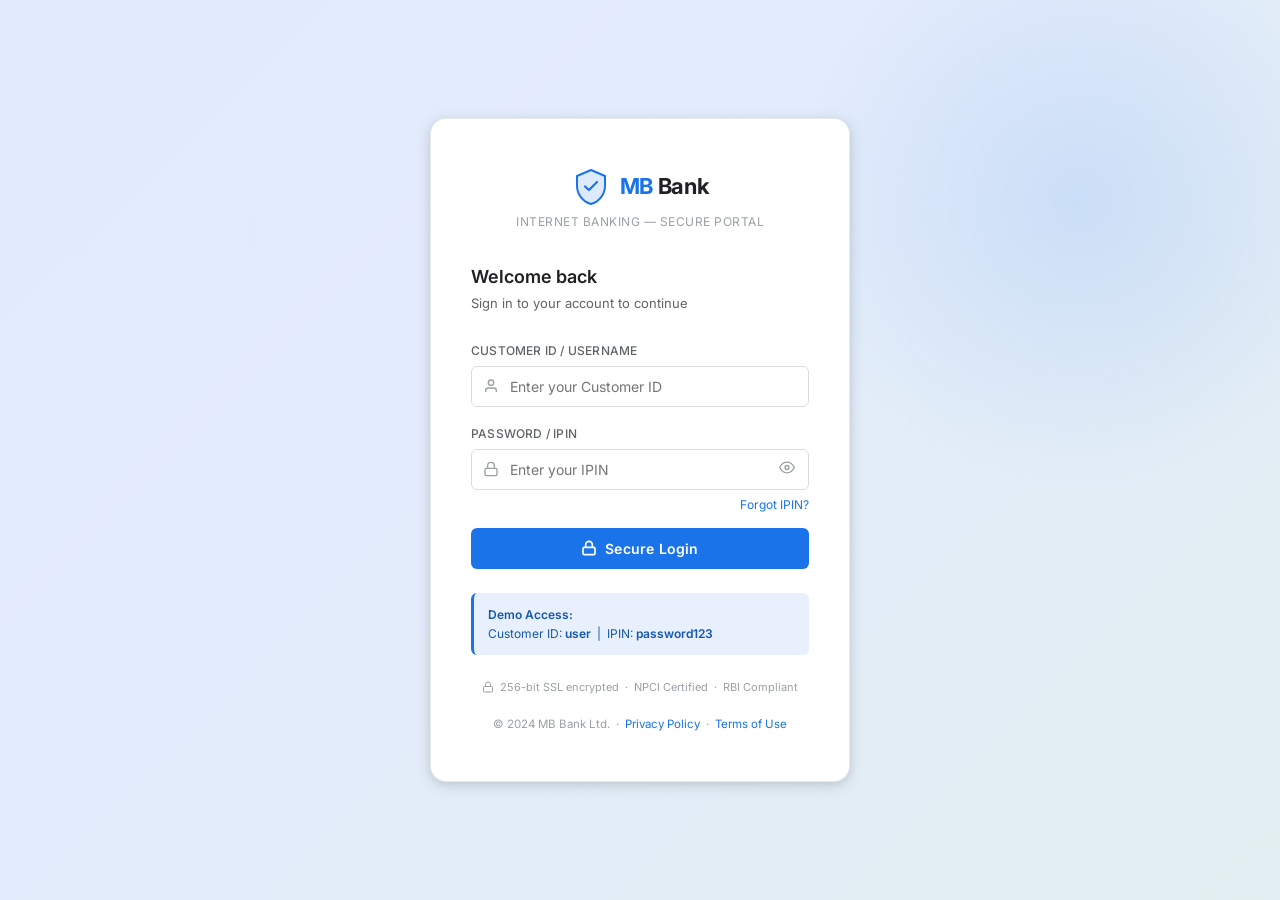
<file: index.html>
<!DOCTYPE html>
<html lang="en">
<head>
  <meta charset="UTF-8" />
  <meta name="viewport" content="width=device-width, initial-scale=1.0" />
  <title>MB Bank — Secure Login</title>
  <link rel="stylesheet" href="css/main.css" />
  <style>
    /* Extra tweaks just for the login page */
    .form-row { display: flex; gap: 12px; }
    .forgot-link { font-size: 12px; color: var(--primary); float: right; margin-top: -12px; margin-bottom: 14px; }
    .login-footer { text-align: center; margin-top: 20px; font-size: 11.5px; color: var(--text-muted); }
    .login-footer a { color: var(--primary); }
  </style>
</head>
<body class="login-page">

  <div class="login-card">

    <!-- MB Bank Logo -->
    <div class="login-brand">
      <svg class="brand-icon" viewBox="0 0 38 38" fill="none" xmlns="http://www.w3.org/2000/svg">
        <path d="M19 3L5 9V19C5 27.284 11.12 34.972 19 37C26.88 34.972 33 27.284 33 19V9L19 3Z"
              fill="currentColor" opacity="0.15"/>
        <path d="M19 3L5 9V19C5 27.284 11.12 34.972 19 37C26.88 34.972 33 27.284 33 19V9L19 3Z"
              stroke="currentColor" stroke-width="2" stroke-linejoin="round"/>
        <path d="M13 19.5L17 23L25 15" stroke="currentColor" stroke-width="2.2"
              stroke-linecap="round" stroke-linejoin="round"/>
      </svg>
      <span class="brand-name">MB <span>Bank</span></span>
    </div>

    <p class="login-tagline">Internet Banking — Secure Portal</p>

    <h1 class="login-title">Welcome back</h1>
    <p class="login-subtitle">Sign in to your account to continue</p>

    <form id="loginForm" novalidate>

      <div class="form-group">
        <label class="form-label" for="username">Customer ID / Username</label>
        <div class="input-wrapper">
          <svg class="input-icon" width="16" height="16" viewBox="0 0 24 24" fill="none" stroke="currentColor" stroke-width="2">
            <path d="M20 21v-2a4 4 0 0 0-4-4H8a4 4 0 0 0-4 4v2"/>
            <circle cx="12" cy="7" r="4"/>
          </svg>
          <input type="text" id="username" class="form-input" placeholder="Enter your Customer ID"
                 autocomplete="username" />
        </div>
        <span class="error-msg" id="usernameError">Please enter your username</span>
      </div>

      <div class="form-group">
        <label class="form-label" for="password">Password / IPIN</label>
        <div class="input-wrapper">
          <svg class="input-icon" width="16" height="16" viewBox="0 0 24 24" fill="none" stroke="currentColor" stroke-width="2">
            <rect x="3" y="11" width="18" height="11" rx="2" ry="2"/>
            <path d="M7 11V7a5 5 0 0 1 10 0v4"/>
          </svg>
          <input type="password" id="password" class="form-input" placeholder="Enter your IPIN"
                 autocomplete="current-password" />
          <button type="button" class="input-toggle" id="togglePassword" title="Show/hide password">
            <svg id="eyeIcon" width="16" height="16" viewBox="0 0 24 24" fill="none" stroke="currentColor" stroke-width="2">
              <path d="M1 12s4-8 11-8 11 8 11 8-4 8-11 8-11-8-11-8z"/>
              <circle cx="12" cy="12" r="3"/>
            </svg>
          </button>
        </div>
        <span class="error-msg" id="passwordError">Please enter your password</span>
      </div>

      <a href="#" class="forgot-link" onclick="return false;">Forgot IPIN?</a>

      <div id="loginError" class="error-msg" style="margin-bottom: 12px; font-size: 13px; padding: 10px; background: var(--danger-light); border-radius: 6px; border-left: 3px solid var(--danger);">
        Invalid credentials. Please try again.
      </div>

      <button type="submit" class="btn-login" id="loginBtn">
        <svg width="16" height="16" viewBox="0 0 24 24" fill="none" stroke="currentColor" stroke-width="2.5">
          <rect x="3" y="11" width="18" height="11" rx="2" ry="2"/>
          <path d="M7 11V7a5 5 0 0 1 10 0v4"/>
        </svg>
        Secure Login
      </button>
    </form>

    <!-- Demo credentials hint -->
    <div class="demo-hint">
      <p>
        <strong>Demo Access:</strong><br/>
        Customer ID: <strong>user</strong> &nbsp;|&nbsp; IPIN: <strong>password123</strong>
      </p>
    </div>

    <!-- Security badge -->
    <div class="login-security">
      <svg width="12" height="12" viewBox="0 0 24 24" fill="none" stroke="currentColor" stroke-width="2">
        <rect x="3" y="11" width="18" height="11" rx="2" ry="2"/>
        <path d="M7 11V7a5 5 0 0 1 10 0v4"/>
      </svg>
      256-bit SSL encrypted &nbsp;·&nbsp; NPCI Certified &nbsp;·&nbsp; RBI Compliant
    </div>

    <p class="login-footer">
      &copy; 2024 MB Bank Ltd. &nbsp;·&nbsp;
      <a href="#">Privacy Policy</a> &nbsp;·&nbsp;
      <a href="#">Terms of Use</a>
    </p>

  </div>

  <script src="js/auth.js"></script>

</body>
</html>
</file>
<file: css/main.css>
/* main.css — shared styles, login page, base resets */

@import url('https://fonts.googleapis.com/css2?family=Inter:wght@300;400;500;600;700&display=swap');

*, *::before, *::after {
  box-sizing: border-box;
  margin: 0;
  padding: 0;
}

:root {
  --primary: #1a73e8;
  --primary-dark: #1557b0;
  --primary-light: #e8f0fe;
  --success: #1e8e3e;
  --success-light: #e6f4ea;
  --danger: #d93025;
  --danger-light: #fce8e6;
  --warning: #f9ab00;
  --warning-light: #fef7e0;
  --neutral: #5f6368;
  --neutral-light: #f1f3f4;
  --text-primary: #202124;
  --text-secondary: #5f6368;
  --text-muted: #9aa0a6;
  --border: #dadce0;
  --border-light: #f1f3f4;
  --white: #ffffff;
  --sidebar-width: 240px;
  --topbar-height: 64px;
  --shadow-sm: 0 1px 2px rgba(60,64,67,0.12), 0 1px 3px rgba(60,64,67,0.08);
  --shadow-md: 0 2px 6px rgba(60,64,67,0.15), 0 1px 2px rgba(60,64,67,0.10);
  --shadow-lg: 0 4px 16px rgba(60,64,67,0.15), 0 2px 6px rgba(60,64,67,0.10);
  --radius-sm: 6px;
  --radius-md: 10px;
  --radius-lg: 16px;
  --transition: all 0.2s ease;
}

html {
  font-size: 14px;
  -webkit-font-smoothing: antialiased;
  -moz-osx-font-smoothing: grayscale;
}

body {
  font-family: 'Inter', -apple-system, BlinkMacSystemFont, 'Segoe UI', sans-serif;
  color: var(--text-primary);
  background: var(--white);
  line-height: 1.5;
}

a {
  text-decoration: none;
  color: var(--primary);
}

a:hover {
  color: var(--primary-dark);
}

button {
  cursor: pointer;
  font-family: inherit;
  border: none;
  outline: none;
}

input, select {
  font-family: inherit;
  outline: none;
}

/* =====================
   LOGIN PAGE STYLES
   ===================== */

.login-page {
  min-height: 100vh;
  display: flex;
  align-items: center;
  justify-content: center;
  position: relative;
  overflow: hidden;
  background: #f0f4fd;
}

/* Animated gradient background — subtle, professional */
.login-page::before {
  content: '';
  position: absolute;
  inset: 0;
  background: linear-gradient(135deg, #1a73e8 0%, #4285f4 40%, #34a853 100%);
  opacity: 0.07;
  animation: gradientShift 8s ease-in-out infinite alternate;
}

.login-page::after {
  content: '';
  position: absolute;
  width: 600px;
  height: 600px;
  border-radius: 50%;
  background: radial-gradient(circle, rgba(26,115,232,0.12) 0%, transparent 70%);
  top: -100px;
  right: -100px;
  animation: pulse 6s ease-in-out infinite;
}

@keyframes gradientShift {
  0%   { opacity: 0.05; transform: scale(1); }
  100% { opacity: 0.12; transform: scale(1.05); }
}

@keyframes pulse {
  0%, 100% { transform: scale(1); opacity: 0.6; }
  50%       { transform: scale(1.1); opacity: 1; }
}

.login-card {
  background: var(--white);
  border-radius: var(--radius-lg);
  box-shadow: var(--shadow-lg);
  padding: 48px 40px;
  width: 100%;
  max-width: 420px;
  position: relative;
  z-index: 1;
  border: 1px solid rgba(218,220,224,0.6);
}

/* Bank brand header */
.login-brand {
  display: flex;
  align-items: center;
  justify-content: center;
  gap: 10px;
  margin-bottom: 8px;
}

.login-brand .brand-icon {
  width: 38px;
  height: 38px;
  color: var(--primary);
}

.login-brand .brand-name {
  font-size: 22px;
  font-weight: 700;
  color: var(--primary);
  letter-spacing: -0.3px;
}

.login-brand .brand-name span {
  color: var(--text-primary);
}

.login-tagline {
  text-align: center;
  font-size: 12px;
  color: var(--text-muted);
  letter-spacing: 0.5px;
  text-transform: uppercase;
  margin-bottom: 32px;
}

.login-title {
  font-size: 18px;
  font-weight: 600;
  color: var(--text-primary);
  margin-bottom: 4px;
}

.login-subtitle {
  font-size: 13px;
  color: var(--text-secondary);
  margin-bottom: 28px;
}

/* Form elements */
.form-group {
  margin-bottom: 18px;
}

.form-label {
  display: block;
  font-size: 12px;
  font-weight: 500;
  color: var(--text-secondary);
  margin-bottom: 6px;
  letter-spacing: 0.2px;
  text-transform: uppercase;
}

.form-input {
  width: 100%;
  padding: 11px 14px;
  border: 1.5px solid var(--border);
  border-radius: var(--radius-sm);
  font-size: 14px;
  color: var(--text-primary);
  background: var(--white);
  transition: var(--transition);
}

.form-input:focus {
  border-color: var(--primary);
  box-shadow: 0 0 0 3px rgba(26,115,232,0.1);
}

.form-input.error {
  border-color: var(--danger);
  box-shadow: 0 0 0 3px rgba(217,48,37,0.08);
}

.input-wrapper {
  position: relative;
}

.input-icon {
  position: absolute;
  left: 12px;
  top: 50%;
  transform: translateY(-50%);
  color: var(--text-muted);
  pointer-events: none;
}

.input-wrapper .form-input {
  padding-left: 38px;
}

.input-toggle {
  position: absolute;
  right: 12px;
  top: 50%;
  transform: translateY(-50%);
  background: none;
  border: none;
  color: var(--text-muted);
  cursor: pointer;
  padding: 2px;
}

.input-toggle:hover {
  color: var(--text-secondary);
}

/* Login button */
.btn-login {
  width: 100%;
  padding: 12px;
  background: var(--primary);
  color: var(--white);
  border-radius: var(--radius-sm);
  font-size: 14px;
  font-weight: 600;
  letter-spacing: 0.2px;
  transition: var(--transition);
  margin-top: 8px;
  display: flex;
  align-items: center;
  justify-content: center;
  gap: 8px;
}

.btn-login:hover {
  background: var(--primary-dark);
  box-shadow: 0 2px 8px rgba(26,115,232,0.3);
  transform: translateY(-1px);
}

.btn-login:active {
  transform: translateY(0);
}

.btn-login.loading {
  opacity: 0.7;
  pointer-events: none;
}

/* Error message */
.error-msg {
  font-size: 12px;
  color: var(--danger);
  margin-top: 5px;
  display: none;
}

.error-msg.visible {
  display: block;
}

/* Demo hint */
.demo-hint {
  margin-top: 24px;
  padding: 12px 14px;
  background: var(--primary-light);
  border-radius: var(--radius-sm);
  border-left: 3px solid var(--primary);
}

.demo-hint p {
  font-size: 12px;
  color: var(--primary-dark);
  line-height: 1.6;
}

.demo-hint strong {
  font-weight: 600;
}

/* Security footer */
.login-security {
  display: flex;
  align-items: center;
  justify-content: center;
  gap: 6px;
  margin-top: 24px;
  font-size: 11px;
  color: var(--text-muted);
}

/* Divider */
.divider {
  display: flex;
  align-items: center;
  gap: 12px;
  margin: 20px 0;
}

.divider::before, .divider::after {
  content: '';
  flex: 1;
  height: 1px;
  background: var(--border);
}

.divider span {
  font-size: 11px;
  color: var(--text-muted);
  text-transform: uppercase;
  letter-spacing: 0.5px;
}

/* =====================
   SHARED LAYOUT
   ===================== */

.app-layout {
  display: flex;
  min-height: 100vh;
  background: #f7f9fc;
}

/* =====================
   SIDEBAR
   ===================== */

.sidebar {
  width: var(--sidebar-width);
  background: var(--white);
  border-right: 1px solid var(--border);
  display: flex;
  flex-direction: column;
  position: fixed;
  top: 0;
  left: 0;
  height: 100vh;
  z-index: 100;
  transition: transform 0.3s ease;
}

.sidebar-logo {
  padding: 20px 20px 16px;
  border-bottom: 1px solid var(--border-light);
  display: flex;
  align-items: center;
  gap: 10px;
}

.sidebar-logo .logo-icon {
  width: 32px;
  height: 32px;
  color: var(--primary);
}

.sidebar-logo .logo-text {
  font-size: 17px;
  font-weight: 700;
  color: var(--primary);
}

.sidebar-logo .logo-text span {
  color: var(--text-primary);
}

/* Nav sections */
.sidebar-nav {
  flex: 1;
  padding: 12px 10px;
  overflow-y: auto;
}

.nav-section-label {
  font-size: 10px;
  font-weight: 600;
  text-transform: uppercase;
  letter-spacing: 0.8px;
  color: var(--text-muted);
  padding: 10px 10px 6px;
}

.nav-item {
  display: flex;
  align-items: center;
  gap: 10px;
  padding: 10px 12px;
  border-radius: var(--radius-sm);
  color: var(--text-secondary);
  font-size: 13.5px;
  font-weight: 500;
  transition: var(--transition);
  cursor: pointer;
  margin-bottom: 2px;
  text-decoration: none;
}

.nav-item:hover {
  background: var(--neutral-light);
  color: var(--text-primary);
}

.nav-item.active {
  background: var(--primary-light);
  color: var(--primary);
}

.nav-item.active .nav-icon {
  color: var(--primary);
}

.nav-icon {
  width: 18px;
  height: 18px;
  flex-shrink: 0;
}

.nav-badge {
  margin-left: auto;
  background: var(--danger);
  color: white;
  font-size: 10px;
  font-weight: 600;
  padding: 2px 6px;
  border-radius: 10px;
  min-width: 18px;
  text-align: center;
}

/* Sidebar footer — user profile */
.sidebar-footer {
  padding: 14px 16px;
  border-top: 1px solid var(--border);
  display: flex;
  align-items: center;
  gap: 10px;
}

.sidebar-avatar {
  width: 36px;
  height: 36px;
  border-radius: 50%;
  background: var(--primary);
  color: white;
  display: flex;
  align-items: center;
  justify-content: center;
  font-weight: 600;
  font-size: 13px;
  flex-shrink: 0;
}

.sidebar-user-info {
  flex: 1;
  min-width: 0;
}

.sidebar-user-name {
  font-size: 13px;
  font-weight: 600;
  color: var(--text-primary);
  white-space: nowrap;
  overflow: hidden;
  text-overflow: ellipsis;
}

.sidebar-user-role {
  font-size: 11px;
  color: var(--text-muted);
}

.sidebar-logout {
  background: none;
  border: none;
  color: var(--text-muted);
  cursor: pointer;
  padding: 4px;
  border-radius: 4px;
  transition: var(--transition);
}

.sidebar-logout:hover {
  color: var(--danger);
  background: var(--danger-light);
}

/* =====================
   TOPBAR
   ===================== */

.topbar {
  height: var(--topbar-height);
  background: var(--white);
  border-bottom: 1px solid var(--border);
  display: flex;
  align-items: center;
  padding: 0 24px;
  gap: 16px;
  position: sticky;
  top: 0;
  z-index: 50;
}

.topbar-greeting {
  flex: 1;
}

.topbar-greeting h2 {
  font-size: 16px;
  font-weight: 600;
  color: var(--text-primary);
}

.topbar-greeting p {
  font-size: 12px;
  color: var(--text-muted);
  margin-top: 1px;
}

.topbar-actions {
  display: flex;
  align-items: center;
  gap: 8px;
}

.topbar-btn {
  width: 36px;
  height: 36px;
  border-radius: 50%;
  background: none;
  border: 1px solid var(--border);
  display: flex;
  align-items: center;
  justify-content: center;
  color: var(--text-secondary);
  transition: var(--transition);
  position: relative;
}

.topbar-btn:hover {
  background: var(--neutral-light);
  color: var(--text-primary);
}

.notif-dot {
  position: absolute;
  top: 6px;
  right: 6px;
  width: 7px;
  height: 7px;
  background: var(--danger);
  border-radius: 50%;
  border: 1.5px solid white;
}

/* =====================
   MAIN CONTENT AREA
   ===================== */

.main-content {
  margin-left: var(--sidebar-width);
  flex: 1;
  display: flex;
  flex-direction: column;
  min-height: 100vh;
}

.page-content {
  padding: 24px;
  flex: 1;
}

/* =====================
   UTILITY CLASSES
   ===================== */

.badge {
  display: inline-flex;
  align-items: center;
  padding: 2px 8px;
  border-radius: 20px;
  font-size: 11px;
  font-weight: 500;
}

.badge-success {
  background: var(--success-light);
  color: var(--success);
}

.badge-danger {
  background: var(--danger-light);
  color: var(--danger);
}

.badge-warning {
  background: var(--warning-light);
  color: #b06000;
}

.badge-neutral {
  background: var(--neutral-light);
  color: var(--neutral);
}

.text-success { color: var(--success); }
.text-danger  { color: var(--danger); }
.text-muted   { color: var(--text-muted); }
.text-primary { color: var(--primary); }

.fw-500 { font-weight: 500; }
.fw-600 { font-weight: 600; }

/* Generic card */
.card {
  background: var(--white);
  border-radius: var(--radius-md);
  border: 1px solid var(--border);
  box-shadow: var(--shadow-sm);
}

/* =====================
   RESPONSIVE
   ===================== */

@media (max-width: 768px) {
  .sidebar {
    transform: translateX(-100%);
  }

  .sidebar.open {
    transform: translateX(0);
  }

  .main-content {
    margin-left: 0;
  }

  .login-card {
    padding: 32px 24px;
    margin: 16px;
  }
}
</file>
<file: css/dashboard.css>
/* dashboard.css — dashboard and transactions page specific styles */

/* =====================
   ACCOUNT SUMMARY CARDS
   ===================== */

.section-header {
  display: flex;
  align-items: center;
  justify-content: space-between;
  margin-bottom: 16px;
}

.section-title {
  font-size: 15px;
  font-weight: 600;
  color: var(--text-primary);
}

.section-link {
  font-size: 12px;
  color: var(--primary);
  font-weight: 500;
}

.section-link:hover {
  text-decoration: underline;
}

/* Account cards grid */
.accounts-grid {
  display: grid;
  grid-template-columns: repeat(3, 1fr);
  gap: 16px;
  margin-bottom: 24px;
}

.account-card {
  background: var(--white);
  border-radius: var(--radius-md);
  border: 1px solid var(--border);
  box-shadow: var(--shadow-sm);
  padding: 20px;
  position: relative;
  overflow: hidden;
  transition: box-shadow 0.2s ease, transform 0.2s ease;
}

.account-card:hover {
  box-shadow: var(--shadow-md);
  transform: translateY(-1px);
}

/* Subtle top accent line per card type */
.account-card.savings::before {
  content: '';
  position: absolute;
  top: 0;
  left: 0;
  right: 0;
  height: 3px;
  background: linear-gradient(90deg, #1a73e8, #4285f4);
}

.account-card.current::before {
  content: '';
  position: absolute;
  top: 0;
  left: 0;
  right: 0;
  height: 3px;
  background: linear-gradient(90deg, #f9ab00, #fbbc04);
}

.account-card.fd::before {
  content: '';
  position: absolute;
  top: 0;
  left: 0;
  right: 0;
  height: 3px;
  background: linear-gradient(90deg, #1e8e3e, #34a853);
}

.account-card-header {
  display: flex;
  align-items: flex-start;
  justify-content: space-between;
  margin-bottom: 16px;
}

.account-type-label {
  font-size: 11px;
  font-weight: 600;
  text-transform: uppercase;
  letter-spacing: 0.5px;
  color: var(--text-muted);
}

.account-type-icon {
  width: 36px;
  height: 36px;
  border-radius: 8px;
  display: flex;
  align-items: center;
  justify-content: center;
}

.account-type-icon.blue   { background: var(--primary-light); color: var(--primary); }
.account-type-icon.yellow { background: var(--warning-light); color: var(--warning); }
.account-type-icon.green  { background: var(--success-light); color: var(--success); }

.account-balance {
  font-size: 22px;
  font-weight: 700;
  color: var(--text-primary);
  letter-spacing: -0.5px;
  margin-bottom: 4px;
  /* HDFC-style amount formatting — using tight tracking */
  font-variant-numeric: tabular-nums;
}

.account-number {
  font-size: 11.5px;
  color: var(--text-muted);
  margin-bottom: 14px;
  font-family: 'Courier New', monospace;
  letter-spacing: 0.5px;
}

.account-trend {
  display: flex;
  align-items: center;
  gap: 5px;
  font-size: 12px;
  font-weight: 500;
}

.account-trend.up   { color: var(--success); }
.account-trend.flat { color: var(--text-muted); }
.account-trend.locked { color: var(--text-muted); }

.trend-icon {
  width: 14px;
  height: 14px;
}

/* =====================
   QUICK ACTIONS
   ===================== */

.quick-actions-grid {
  display: grid;
  grid-template-columns: repeat(4, 1fr);
  gap: 12px;
  margin-bottom: 24px;
}

.quick-action-btn {
  display: flex;
  flex-direction: column;
  align-items: center;
  gap: 8px;
  padding: 18px 12px;
  background: var(--white);
  border: 1px solid var(--border);
  border-radius: var(--radius-md);
  color: var(--text-secondary);
  font-size: 12.5px;
  font-weight: 500;
  transition: var(--transition);
  cursor: pointer;
}

.quick-action-btn:hover {
  border-color: var(--primary);
  color: var(--primary);
  background: var(--primary-light);
  box-shadow: var(--shadow-sm);
}

.quick-action-icon {
  width: 36px;
  height: 36px;
  border-radius: 50%;
  display: flex;
  align-items: center;
  justify-content: center;
  background: var(--neutral-light);
  transition: var(--transition);
}

.quick-action-btn:hover .quick-action-icon {
  background: rgba(26,115,232,0.12);
}

.quick-action-icon svg {
  width: 18px;
  height: 18px;
}

/* =====================
   DASHBOARD BOTTOM GRID
   ===================== */

/* Two-column layout: transactions + chart */
.dashboard-bottom {
  display: grid;
  grid-template-columns: 1fr 340px;
  gap: 20px;
}

/* =====================
   RECENT TRANSACTIONS TABLE
   ===================== */

.recent-tx-card {
  background: var(--white);
  border-radius: var(--radius-md);
  border: 1px solid var(--border);
  box-shadow: var(--shadow-sm);
  overflow: hidden;
}

.card-header {
  padding: 16px 20px;
  border-bottom: 1px solid var(--border-light);
  display: flex;
  align-items: center;
  justify-content: space-between;
}

.card-title {
  font-size: 14px;
  font-weight: 600;
  color: var(--text-primary);
}

.tx-table {
  width: 100%;
  border-collapse: collapse;
}

.tx-table thead th {
  padding: 10px 20px;
  text-align: left;
  font-size: 11px;
  font-weight: 600;
  text-transform: uppercase;
  letter-spacing: 0.5px;
  color: var(--text-muted);
  background: var(--neutral-light);
  border-bottom: 1px solid var(--border);
}

.tx-table tbody tr {
  border-bottom: 1px solid var(--border-light);
  transition: background 0.15s ease;
}

.tx-table tbody tr:last-child {
  border-bottom: none;
}

.tx-table tbody tr:hover {
  background: #f7f9fc;
}

.tx-table td {
  padding: 13px 20px;
  font-size: 13px;
  color: var(--text-primary);
  vertical-align: middle;
}

.tx-merchant {
  display: flex;
  align-items: center;
  gap: 10px;
}

.tx-merchant-icon {
  width: 32px;
  height: 32px;
  border-radius: 8px;
  display: flex;
  align-items: center;
  justify-content: center;
  font-size: 13px;
  font-weight: 600;
  flex-shrink: 0;
  background: var(--neutral-light);
  color: var(--text-secondary);
}

.tx-merchant-name {
  font-weight: 500;
  font-size: 13px;
  color: var(--text-primary);
  white-space: nowrap;
  overflow: hidden;
  text-overflow: ellipsis;
  max-width: 160px;
}

.tx-merchant-ref {
  font-size: 11px;
  color: var(--text-muted);
  margin-top: 1px;
}

.tx-amount {
  font-weight: 600;
  font-size: 13.5px;
  font-variant-numeric: tabular-nums;
  white-space: nowrap;
}

.tx-amount.credit { color: var(--success); }
.tx-amount.debit  { color: var(--danger); }

.tx-date {
  color: var(--text-muted);
  font-size: 12px;
  white-space: nowrap;
}

/* =====================
   SPENDING CHART CARD
   ===================== */

.chart-card {
  background: var(--white);
  border-radius: var(--radius-md);
  border: 1px solid var(--border);
  box-shadow: var(--shadow-sm);
  overflow: hidden;
}

.chart-wrapper {
  padding: 20px;
}

#spendingChart {
  display: block;
  width: 100%;
}

.chart-legend {
  display: flex;
  align-items: center;
  justify-content: center;
  gap: 16px;
  margin-top: 12px;
}

.legend-item {
  display: flex;
  align-items: center;
  gap: 6px;
  font-size: 11.5px;
  color: var(--text-secondary);
}

.legend-dot {
  width: 8px;
  height: 8px;
  border-radius: 50%;
}

/* Chart bar labels */
.chart-meta {
  margin-top: 8px;
}

.chart-total-label {
  font-size: 11px;
  color: var(--text-muted);
}

.chart-total-value {
  font-size: 18px;
  font-weight: 700;
  color: var(--text-primary);
  margin-top: 2px;
}

/* =====================
   TRANSACTIONS PAGE
   ===================== */

.page-header {
  margin-bottom: 20px;
}

.page-header h1 {
  font-size: 20px;
  font-weight: 700;
  color: var(--text-primary);
}

.page-header p {
  font-size: 13px;
  color: var(--text-muted);
  margin-top: 2px;
}

/* Filter bar */
.filter-bar {
  background: var(--white);
  border: 1px solid var(--border);
  border-radius: var(--radius-md);
  padding: 16px 20px;
  display: flex;
  align-items: center;
  gap: 12px;
  flex-wrap: wrap;
  margin-bottom: 20px;
  box-shadow: var(--shadow-sm);
}

.filter-group {
  display: flex;
  flex-direction: column;
  gap: 4px;
}

.filter-label {
  font-size: 10.5px;
  font-weight: 600;
  text-transform: uppercase;
  letter-spacing: 0.4px;
  color: var(--text-muted);
}

.filter-input, .filter-select {
  padding: 8px 12px;
  border: 1.5px solid var(--border);
  border-radius: var(--radius-sm);
  font-size: 13px;
  color: var(--text-primary);
  background: var(--white);
  transition: var(--transition);
  height: 36px;
}

.filter-input:focus, .filter-select:focus {
  border-color: var(--primary);
  box-shadow: 0 0 0 2px rgba(26,115,232,0.1);
}

.filter-input {
  min-width: 180px;
}

.filter-select {
  min-width: 130px;
  cursor: pointer;
}

.filter-actions {
  display: flex;
  gap: 8px;
  margin-left: auto;
  align-items: flex-end;
}

.btn {
  display: inline-flex;
  align-items: center;
  gap: 6px;
  padding: 8px 16px;
  border-radius: var(--radius-sm);
  font-size: 13px;
  font-weight: 500;
  transition: var(--transition);
  cursor: pointer;
  border: none;
  height: 36px;
}

.btn-primary {
  background: var(--primary);
  color: white;
}

.btn-primary:hover {
  background: var(--primary-dark);
  box-shadow: 0 2px 6px rgba(26,115,232,0.3);
}

.btn-outline {
  background: white;
  color: var(--text-secondary);
  border: 1.5px solid var(--border);
}

.btn-outline:hover {
  border-color: var(--primary);
  color: var(--primary);
  background: var(--primary-light);
}

.btn-success {
  background: var(--success);
  color: white;
}

.btn-success:hover {
  background: #167a34;
  box-shadow: 0 2px 6px rgba(30,142,62,0.3);
}

/* Full transactions table */
.tx-card {
  background: var(--white);
  border-radius: var(--radius-md);
  border: 1px solid var(--border);
  box-shadow: var(--shadow-sm);
  overflow: hidden;
}

.tx-card .card-header {
  display: flex;
  align-items: center;
  justify-content: space-between;
}

.tx-count-info {
  font-size: 12px;
  color: var(--text-muted);
}

/* Full table — extends tx-table base */
.tx-table-full thead th:first-child { padding-left: 20px; }
.tx-table-full tbody td:first-child { padding-left: 20px; }

.tx-table-full .tx-amount.credit::before { content: '+ '; }
.tx-table-full .tx-amount.debit::before  { content: '- '; }

/* Balance column — tabular */
.tx-balance {
  font-size: 13px;
  color: var(--text-secondary);
  font-variant-numeric: tabular-nums;
}

/* =====================
   PAGINATION
   ===================== */

.pagination-bar {
  display: flex;
  align-items: center;
  justify-content: space-between;
  padding: 14px 20px;
  border-top: 1px solid var(--border-light);
}

.pagination-info {
  font-size: 12px;
  color: var(--text-muted);
}

.pagination-controls {
  display: flex;
  align-items: center;
  gap: 4px;
}

.page-btn {
  width: 32px;
  height: 32px;
  border-radius: 6px;
  border: 1px solid var(--border);
  background: white;
  font-size: 12px;
  color: var(--text-secondary);
  display: flex;
  align-items: center;
  justify-content: center;
  cursor: pointer;
  transition: var(--transition);
  font-weight: 500;
}

.page-btn:hover:not(:disabled) {
  border-color: var(--primary);
  color: var(--primary);
  background: var(--primary-light);
}

.page-btn.active {
  background: var(--primary);
  border-color: var(--primary);
  color: white;
}

.page-btn:disabled {
  opacity: 0.4;
  cursor: not-allowed;
}

/* =====================
   STATS ROW (top of transactions page)
   ===================== */

.tx-stats-row {
  display: grid;
  grid-template-columns: repeat(4, 1fr);
  gap: 14px;
  margin-bottom: 20px;
}

.tx-stat-card {
  background: var(--white);
  border: 1px solid var(--border);
  border-radius: var(--radius-md);
  padding: 16px 18px;
  box-shadow: var(--shadow-sm);
}

.tx-stat-label {
  font-size: 11px;
  font-weight: 600;
  text-transform: uppercase;
  letter-spacing: 0.4px;
  color: var(--text-muted);
  margin-bottom: 8px;
}

.tx-stat-value {
  font-size: 19px;
  font-weight: 700;
  color: var(--text-primary);
  font-variant-numeric: tabular-nums;
}

.tx-stat-value.credit { color: var(--success); }
.tx-stat-value.debit  { color: var(--danger); }

.tx-stat-sub {
  font-size: 11px;
  color: var(--text-muted);
  margin-top: 3px;
}

/* =====================
   RESPONSIVE ADJUSTMENTS
   ===================== */

@media (max-width: 1100px) {
  .dashboard-bottom {
    grid-template-columns: 1fr;
  }

  .accounts-grid {
    grid-template-columns: repeat(2, 1fr);
  }

  .tx-stats-row {
    grid-template-columns: repeat(2, 1fr);
  }
}

@media (max-width: 768px) {
  .accounts-grid {
    grid-template-columns: 1fr;
  }

  .quick-actions-grid {
    grid-template-columns: repeat(2, 1fr);
  }

  .filter-bar {
    flex-direction: column;
    align-items: stretch;
  }

  .filter-actions {
    margin-left: 0;
  }

  .page-content {
    padding: 16px;
  }

  .tx-table thead {
    display: none;
  }

  .tx-table tbody tr {
    display: block;
    padding: 12px 16px;
    border-bottom: 1px solid var(--border-light);
  }

  .tx-table td {
    display: block;
    padding: 2px 0;
    border: none;
  }
}
</file>
